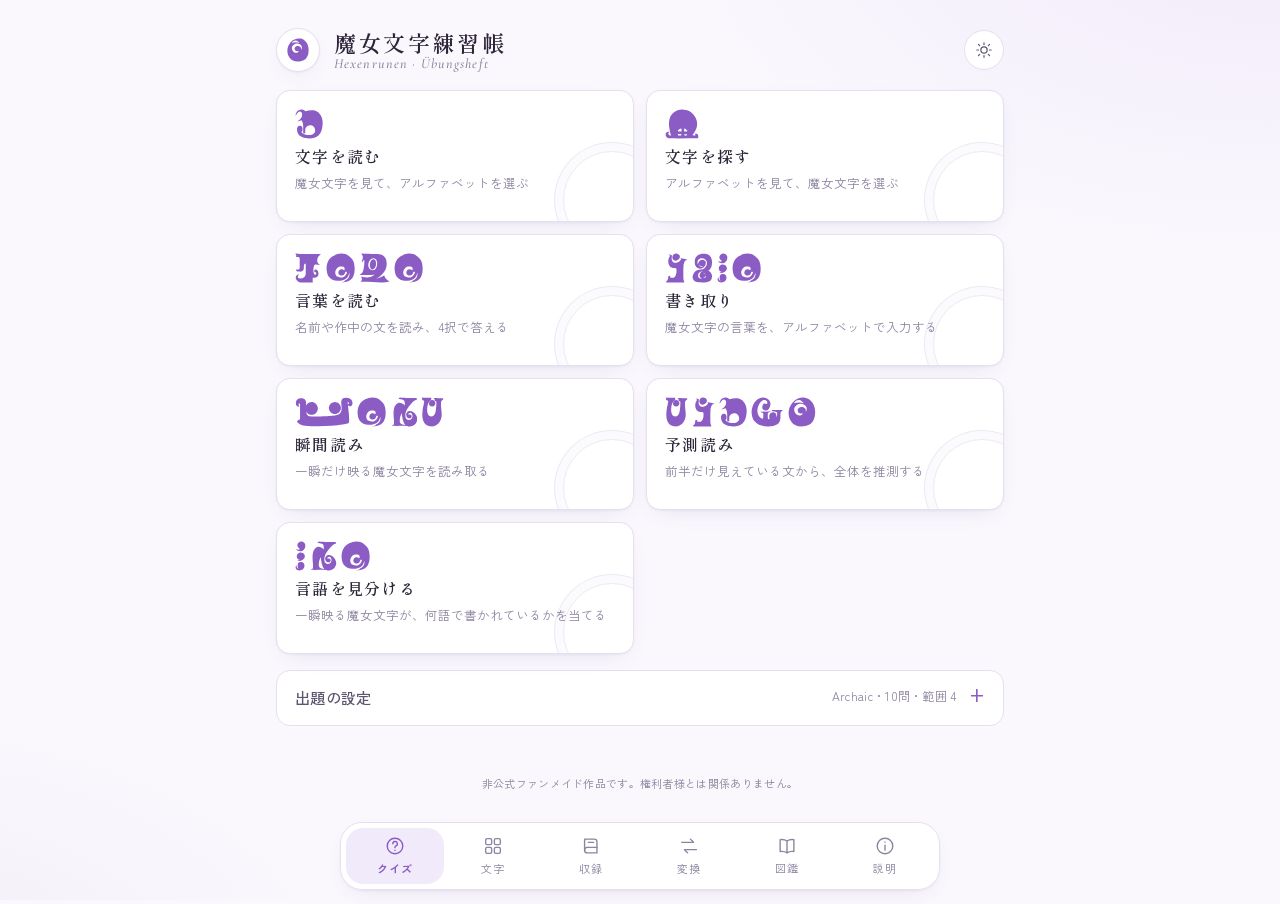
<file: index.html>
<!doctype html>
<html lang="ja">
<head>
  <meta charset="utf-8">
  <meta name="viewport" content="width=device-width, initial-scale=1, viewport-fit=cover">
  <title>魔女文字練習帳</title>
  <meta name="description" content="アニメに登場する「魔女文字」を、一覧・クイズ・変換で練習できる非公式ファンメイドの練習帳。">
  <link rel="canonical" href="https://kubo-4ka.github.io/majo-moji/">

  <!-- リンクカード（OGP）。公開先を変えるときは、この4つの URL を書き換えてください -->
  <meta property="og:type" content="website">
  <meta property="og:site_name" content="魔女文字練習帳">
  <meta property="og:locale" content="ja_JP">
  <meta property="og:title" content="魔女文字練習帳">
  <meta property="og:description" content="アニメに登場する「魔女文字」を、一覧・クイズ・図鑑・変換で練習できる非公式ファンメイドの練習帳。">
  <meta property="og:url" content="https://kubo-4ka.github.io/majo-moji/">
  <meta property="og:image" content="https://kubo-4ka.github.io/majo-moji/ogp.png">
  <meta property="og:image:type" content="image/png">
  <meta property="og:image:width" content="1200">
  <meta property="og:image:height" content="630">
  <meta property="og:image:alt" content="魔女文字で HEXE と書かれた「魔女文字練習帳」のカード">
  <meta name="twitter:card" content="summary_large_image">
  <meta name="twitter:title" content="魔女文字練習帳">
  <meta name="twitter:description" content="アニメに登場する「魔女文字」を、一覧・クイズ・図鑑・変換で練習できる非公式ファンメイドの練習帳。">
  <meta name="twitter:image" content="https://kubo-4ka.github.io/majo-moji/ogp.png">
  <meta name="theme-color" content="#faf8fd" media="(prefers-color-scheme: light)">
  <meta name="theme-color" content="#15111b" media="(prefers-color-scheme: dark)">
  <link rel="icon" href="favicon.svg" type="image/svg+xml">
  <link rel="manifest" href="manifest.webmanifest">
  <link rel="apple-touch-icon" sizes="180x180" href="icons/apple-touch-icon.png">
  <link rel="apple-touch-icon" sizes="167x167" href="icons/apple-touch-icon-167.png">
  <link rel="apple-touch-icon" sizes="152x152" href="icons/apple-touch-icon-152.png">
  <link rel="apple-touch-icon" sizes="120x120" href="icons/apple-touch-icon-120.png">
  <link rel="apple-touch-icon-precomposed" href="icons/apple-touch-icon.png">
  <meta name="apple-mobile-web-app-capable" content="yes">
  <meta name="mobile-web-app-capable" content="yes">
  <meta name="apple-mobile-web-app-status-bar-style" content="default">
  <meta name="apple-mobile-web-app-title" content="魔女文字練習帳">
  <link rel="preconnect" href="https://fonts.googleapis.com">
  <link rel="preconnect" href="https://fonts.gstatic.com" crossorigin>
  <link href="https://fonts.googleapis.com/css2?family=Cormorant+Garamond:ital,wght@0,500;0,600;1,500&family=Shippori+Mincho:wght@500;600&family=Zen+Kaku+Gothic+New:wght@400;500;700&display=swap" rel="stylesheet">
  <link rel="stylesheet" href="style.css">
  <script>
    // Apply the saved theme before paint to avoid a flash
    try { var t = localStorage.getItem('mm.theme'); if (t === 'light' || t === 'dark') document.documentElement.dataset.theme = t; } catch (e) {}
  </script>
</head>
<body>
  <div class="page">
    <header class="masthead">
      <div class="brand">
        <span class="brand-mark" aria-hidden="true" id="brandMark"></span>
        <div>
          <h1>魔女文字練習帳</h1>
          <p class="brand-sub">Hexenrunen &middot; Übungsheft</p>
        </div>
      </div>
      <button class="icon-btn" id="themeBtn" type="button" aria-label="テーマを切り替え" title="テーマを切り替え">
        <svg class="i-sun" viewBox="0 0 24 24" aria-hidden="true"><circle cx="12" cy="12" r="4.2"/><path d="M12 2.5v2.2M12 19.3v2.2M4.6 4.6l1.6 1.6M17.8 17.8l1.6 1.6M2.5 12h2.2M19.3 12h2.2M4.6 19.4l1.6-1.6M17.8 6.2l1.6-1.6"/></svg>
        <svg class="i-moon" viewBox="0 0 24 24" aria-hidden="true"><path d="M20 14.5A8 8 0 0 1 9.5 4a8 8 0 1 0 10.5 10.5z"/></svg>
      </button>
    </header>

    <main>
      <!-- ===== Quiz ===== -->
      <section class="view" id="view-quiz" aria-label="クイズ">
        <div id="quizSetup" class="stack">
          <div class="modes" id="modeList"></div>

          <details class="settings" id="settingsBox">
            <summary><span>出題の設定</span><span class="summary-line" id="settingsSummary"></span></summary>
            <div class="settings-body">
              <div class="field-row">
                <label class="field">
                  <span class="field-label">問題数</span>
                  <select id="optCount">
                    <option value="5">5問</option>
                    <option value="10">10問</option>
                    <option value="20">20問</option>
                    <option value="30">30問</option>
                    <option value="50">50問</option>
                    <option value="all">全部</option>
                  </select>
                </label>
                <label class="field">
                  <span class="field-label">瞬間読みの表示時間</span>
                  <select id="optFlash">
                    <option value="auto">文字数に合わせる</option>
                    <option value="500">0.5 秒</option>
                    <option value="1000">1 秒</option>
                    <option value="2000">2 秒</option>
                    <option value="3000">3 秒</option>
                  </select>
                </label>
              </div>

              <div class="field">
                <span class="field-label">書体</span>
                <div class="seg" id="scriptSeg" role="radiogroup" aria-label="書体"></div>
                <p class="hint" id="scriptHint"></p>
              </div>
              <label class="check"><input type="checkbox" id="optOriginal" checked> 作中の文は、作中と同じ書体で出題する</label>
              <label class="check"><input type="checkbox" id="optUmlaut"> 1文字クイズに Ä・Ö・Ü・ß も含める</label>
              <label class="check"><input type="checkbox" id="optWeak" checked> 間違えた文字・言葉を多めに出す</label>
              <label class="check"><input type="checkbox" id="optAuto"> 正解したら自動で次の問題へ</label>

              <div class="field" id="speechBox">
                <span class="field-label">ドイツ語の読み上げ</span>
                <div class="field-row">
                  <label class="field">
                    <span class="field-label">声</span>
                    <select id="optVoice"></select>
                  </label>
                  <label class="field">
                    <span class="field-label">速さ</span>
                    <select id="optRate">
                      <option value="0.7">ゆっくり</option>
                      <option value="0.85">すこしゆっくり</option>
                      <option value="1">ふつう</option>
                      <option value="1.15">すこし速い</option>
                    </select>
                  </label>
                  <label class="field">
                    <span class="field-label">音量</span>
                    <select id="optVolume">
                      <option value="0.3">小さめ</option>
                      <option value="0.6">すこし小さめ</option>
                      <option value="1">最大</option>
                    </select>
                  </label>
                </div>
                <label class="check"><input type="checkbox" id="optSpeak"> 答え合わせのときに自動で読み上げる</label>
                <p class="hint" id="speechHint"></p>
              </div>

              <div class="field">
                <span class="field-label">言葉の出題範囲</span>
                <div class="chips" id="catChips"></div>
                <p class="hint" id="poolHint"></p>
              </div>

              <div class="note-box">
                <b>足りない文字の扱い</b>
                <ul>
                  <li>Modern 体の P・V・X、Musical 体の J・Q・W・X、Latin 体と Musical 体の Ä・Ö・Ü・ß は見つかっていません。言葉の中では <b>Archaic 体で代用し、薄く</b>表示します。</li>
                  <li>1文字クイズでは、選んだ書体にある文字だけを出題します。</li>
                  <li>記号（? ! ' など）は魔女文字がないため、そのまま表示します。</li>
                  <li>「言語を見分ける」は、名前以外の作中の文と単語から出題します。</li>
                </ul>
              </div>
            </div>
          </details>
        </div>

        <div id="quizPlay" class="quiz" hidden>
          <div class="quiz-top">
            <button class="text-btn" id="quitBtn" type="button">&larr; やめる</button>
            <span class="progress-label" id="progressLabel">1 / 10</span>
            <span class="score-label" id="scoreLabel">0 正解</span>
          </div>
          <div class="progress" aria-hidden="true"><span id="progressBar"></span></div>

          <p class="prompt" id="prompt"></p>
          <div class="stage" id="stage"></div>
          <p class="where" id="where"></p>
          <p class="gloss" id="gloss" aria-live="polite"></p>

          <div class="choices" id="choices"></div>
          <div class="typing" id="typing" hidden>
            <div class="type-display" id="typeDisplay" aria-live="polite" aria-label="入力中の答え"></div>
            <div class="kbd" id="kbd" role="group" aria-label="文字キー"></div>
          </div>
          <div class="next-row">
            <button class="btn ghost" id="replayBtn" type="button" hidden>もう一度見る</button>
            <button class="btn" id="nextBtn" type="button" hidden>次へ</button>
          </div>
        </div>

        <div id="quizResult" class="result" hidden>
          <p class="result-kicker">Ergebnis</p>
          <p class="result-score"><span id="resultScore">0</span><small id="resultTotal"> / 10</small></p>
          <p class="result-title" id="resultTitle"></p>
          <div class="result-actions">
            <button class="btn" id="againBtn" type="button">もう一度</button>
            <button class="btn ghost" id="retryMissBtn" type="button" hidden>間違えた問題だけ</button>
            <button class="btn ghost" id="backBtn" type="button">形式を選ぶ</button>
          </div>
          <div class="review" id="review"></div>
        </div>
      </section>

      <!-- ===== Letters ===== -->
      <section class="view" id="view-letters" aria-label="文字">
        <div class="toolbar">
          <div class="seg" id="scriptSeg2" role="radiogroup" aria-label="書体"></div>
          <label class="check small"><input type="checkbox" id="hideLatin"> 答えを隠す</label>
        </div>
        <p class="hint">カードをタップすると大きく表示します。下の線はクイズの正答率です。薄いカードは、その書体では見つかっておらず Archaic 体で代用している文字です。</p>
        <div class="grid" id="alphaGrid"></div>
        <h2 class="sub-head">数字・記号</h2>
        <div class="grid" id="digitGrid"></div>
      </section>

      <!-- ===== Library ===== -->
      <section class="view" id="view-library" aria-label="収録一覧">
        <div class="lib-tools">
          <input type="search" id="libSearch" placeholder="検索（例：KÄSE、薔薇、第9話）" aria-label="収録一覧を検索">
          <label class="check small"><input type="checkbox" id="libHide"> 読みを隠す</label>
        </div>
        <div class="lib-script">
          <div class="seg" id="scriptSeg5" role="radiogroup" aria-label="書体"></div>
          <label class="check small"><input type="checkbox" id="libOriginal"> 作中の文は作中の書体で表示</label>
        </div>
        <div class="chips lib-cats" id="libCats"></div>
        <p class="hint" id="libCount"></p>
        <div id="libList"></div>
      </section>

      <!-- ===== Convert ===== -->
      <section class="view" id="view-convert" aria-label="変換">
        <span class="field-label">文字を入力すると魔女文字で表示します</span>
        <div class="type-display" id="convDisplay" aria-live="polite" aria-label="入力中の文字"></div>
        <div class="kbd" id="convKbd" role="group" aria-label="文字キー"></div>
        <div class="toolbar">
          <div class="seg" id="scriptSeg3" role="radiogroup" aria-label="書体"></div>
          <label class="check small"><input type="checkbox" id="convLabels" checked> 読みを表示</label>
        </div>
        <div class="conv-out" id="convOut" aria-live="polite"></div>
        <p class="hint">アルファベット（ドイツ語のウムラウトを含む）と数字に対応しています。日本語はローマ字で入力してください。</p>
      </section>

      <!-- ===== Zukan ===== -->
      <section class="view" id="view-zukan" aria-label="図鑑">
        <div id="zukanSetup">
          <p class="lead">魔女の紹介文を、魔女文字だけで読む長文読解のページです。</p>
          <div class="zk-form">
            <label class="field">
              <span class="field-label">魔女</span>
              <select id="zkWitch"></select>
            </label>
            <label class="field">
              <span class="field-label">文章</span>
              <select id="zkLang">
                <option value="ro">ローマ字版（日本語）</option>
                <option value="en">英語版</option>
              </select>
            </label>
            <label class="field">
              <span class="field-label">日本語訳</span>
              <select id="zkTrans">
                <option value="line">行ごとに表示</option>
                <option value="none">表示しない（魔女文字のみ）</option>
              </select>
            </label>
            <div class="field">
              <span class="field-label">書体</span>
              <div class="seg" id="scriptSeg4" role="radiogroup" aria-label="書体"></div>
            </div>
          </div>
          <button class="btn zk-open" id="zkOpen" type="button">図鑑を見る</button>
          <p class="hint">紹介文は公式サイトの魔女図鑑をもとに本アプリで書き起こしたものです（本文の転載ではありません）。各行をタップすると、その行の読みを確認できます。</p>
        </div>
        <div id="zukanPage" hidden>
          <div class="zk-bar">
            <button class="text-btn" id="zkBack" type="button">&larr; 選びなおす</button>
            <button class="text-btn" id="zkRevealAll" type="button">読みをすべて表示</button>
          </div>
          <article class="zk-card" id="zkCard"></article>
        </div>
      </section>

      <!-- ===== About ===== -->
      <section class="view prose" id="view-about" aria-label="このアプリについて">
        <h2>このアプリについて</h2>
        <p>『魔法少女まどか☆マギカ』シリーズに登場する「魔女文字」を読む練習帳です。1文字ずつの対応を覚えるところから始めて、作中に実際に出てきた言葉や文を繰り返し読むことで、長い文字列もぱっと読める力を身につけることを目指しています。</p>

        <div class="notice spoil">
          <b>ネタバレにご注意ください</b>
          <p>収録している言葉や文、魔女の情報には、TVシリーズ・劇場版（『叛逆の物語』『ワルプルギスの廻天』を含む）の物語全体に関わるネタバレが含まれます。作品を一通り見終わってから、魔女文字に興味を持ったときに活用してください。</p>
        </div>

        <div class="notice">
          <b>非公式のファンメイド作品です</b>
          <p>本アプリは『魔法少女まどか☆マギカ』を題材にした非公式のファンメイド作品です。原作者・制作会社・その他の権利者様とは一切関係ありません。権利者様への本アプリに関するお問い合わせはご遠慮ください。</p>
        </div>

        <h3>練習のしかた</h3>
        <dl class="defs">
          <dt>文字を読む／文字を探す</dt><dd>1文字ずつの対応を覚えます。間違えた文字ほど多く出題されます。</dd>
          <dt>言葉を読む</dt><dd>魔女の名前や作中の文を4択で読みます。</dd>
          <dt>書き取り</dt><dd>魔女文字の言葉をアルファベットで入力します。Ä は AE、ß は SS と入力しても正解になります。</dd>
          <dt>瞬間読み</dt><dd>魔女文字が一瞬だけ表示されます。スクリーンで流れる文字を読む練習に。</dd>
          <dt>予測読み</dt><dd>文の前半だけが見えている状態から、全体を推測します。単語や言い回しのパターンを覚えるのに役立ちます。</dd>
          <dt>言語を見分ける</dt><dd>一瞬だけ映る魔女文字が、ドイツ語・英語・日本語のローマ字などのどれなのかを見分けます。</dd>
        </dl>
        <p>「収録」タブでは、出題される言葉と文の全件を見られます。「読みを隠す」をオンにすると、タップで答えを確認しながら読んでいけます。</p>
        <p>魔女や手下の名前には、どんな種類の名前なのか（古風な名前か、苗字か、愛称か）と、元になった作品や言葉の由来を短く添えています。</p>
        <p>「図鑑」タブでは、魔女の紹介文を魔女文字だけで読む長文読解ができます。</p>

        <h3>ドイツ語の読み上げ</h3>
        <p>ドイツ語の言葉・文と、魔女や手下のドイツ語の名前には「♪」が付きます。タップすると、お使いのブラウザの音声で読み上げます。クイズの答え合わせ、収録一覧、結果の復習で使えます。声・速さ・音量は、クイズの「出題の設定」で変えられます。声の一覧には、端末に入っているドイツ語の音声（ドイツ・オーストリア・スイスなど）が並びます。</p>

        <h3>アプリとして使う</h3>
        <p>ホーム画面に追加すると、アプリのように全画面で使えます。<strong>https:// で公開されたページから追加した場合は</strong>、一度開いたあとオフラインでも動きます（LAN内の http:// のアドレスから追加したときは、オフラインでは開けません）。</p>
        <ul class="sources">
          <li>iPhone（Safari）：共有ボタン →「ホーム画面に追加」</li>
          <li>Android（Chrome）：メニュー →「アプリをインストール」または「ホーム画面に追加」</li>
        </ul>
        <button class="btn small" id="installBtn" type="button" hidden>アプリとしてインストール</button>

        <h3>書体について</h3>
        <p>魔女文字には、ファンの間で次の4つの書体（バリエーション）が知られています。</p>
        <dl class="defs">
          <dt>Archaic</dt><dd>もっとも多く使われている標準的な書体。</dd>
          <dt>Modern</dt><dd>簡略化された書体。第1話の薔薇園の魔女の結界などに登場します。P・V・X は見つかっていません。</dd>
          <dt>Musical</dt><dd>音符や休符でできた書体。人魚の魔女の結界などに登場します。J・Q・W・X は見つかっていません。</dd>
          <dt>Latin</dt><dd>『マギアレコード』や『ワルプルギスの廻天』などで使われる書体。</dd>
        </dl>
        <p>見つかっていない文字は Archaic 体で代用し、薄く表示しています。</p>

        <h3>収録データと出典</h3>
        <p>文字の対応と作中の文の解読は、ファンコミュニティによるものです。公式の対応表・翻訳ではありません。日本語訳は本アプリで付けた意訳です。</p>
        <ul class="sources" id="sourceList"></ul>

        <h3>クレジット</h3>
        <ul class="sources">
          <li>魔女文字のグリフ：<a href="https://wiki.puella-magi.net/Witch_Runes" target="_blank" rel="noopener">Puella Magi Wiki – Witch Runes</a> の SVG を、テーマの色に合わせて整形して使用しています。</li>
          <li>フォント：Shippori Mincho／Zen Kaku Gothic New／Cormorant Garamond（Google Fonts）</li>
        </ul>

        <h3>データの保存</h3>
        <p>正答率と設定は、お使いのブラウザの中だけに保存されます。外部へ送信されることはありません。</p>
        <button class="btn ghost small" id="resetStats" type="button">正答率の記録を消す</button>
      </section>
    </main>

    <p class="foot-mini">非公式ファンメイド作品です。権利者様とは関係ありません。</p>
  </div>

  <nav class="bottom-nav" aria-label="メニュー">
    <button class="nav-item" data-view="quiz" type="button">
      <svg viewBox="0 0 24 24" aria-hidden="true"><circle cx="12" cy="12" r="8.5"/><path d="M9.6 9.6a2.5 2.5 0 1 1 3.4 2.3c-.7.3-1 .8-1 1.5v.4M12 16.6v.2"/></svg>
      <span>クイズ</span>
    </button>
    <button class="nav-item" data-view="letters" type="button">
      <svg viewBox="0 0 24 24" aria-hidden="true"><rect x="4" y="4" width="6.5" height="6.5" rx="1.5"/><rect x="13.5" y="4" width="6.5" height="6.5" rx="1.5"/><rect x="4" y="13.5" width="6.5" height="6.5" rx="1.5"/><rect x="13.5" y="13.5" width="6.5" height="6.5" rx="1.5"/></svg>
      <span>文字</span>
    </button>
    <button class="nav-item" data-view="library" type="button">
      <svg viewBox="0 0 24 24" aria-hidden="true"><path d="M5 4.5h10.5a3 3 0 0 1 3 3V19.5H8a3 3 0 0 1-3-3z"/><path d="M5 16.5a3 3 0 0 1 3-3h10.5M9 8h6"/></svg>
      <span>収録</span>
    </button>
    <button class="nav-item" data-view="convert" type="button">
      <svg viewBox="0 0 24 24" aria-hidden="true"><path d="M4 8h13l-3.5-3.5M20 16H7l3.5 3.5"/></svg>
      <span>変換</span>
    </button>
    <button class="nav-item" data-view="zukan" type="button">
      <svg viewBox="0 0 24 24" aria-hidden="true"><path d="M12 6.5C10 5 7.5 4.6 4.5 5v13c3-.4 5.5 0 7.5 1.5 2-1.5 4.5-1.9 7.5-1.5V5c-3-.4-5.5 0-7.5 1.5zM12 6.5v13"/></svg>
      <span>図鑑</span>
    </button>
    <button class="nav-item" data-view="about" type="button">
      <svg viewBox="0 0 24 24" aria-hidden="true"><circle cx="12" cy="12" r="8.5"/><path d="M12 11v5.5M12 7.6v.2"/></svg>
      <span>説明</span>
    </button>
  </nav>

  <dialog id="glyphDialog" class="glyph-dialog">
    <form method="dialog">
      <div class="big-rune" id="dlgRune"></div>
      <p class="dlg-letter" id="dlgLetter"></p>
      <p class="dlg-stat" id="dlgStat"></p>
      <button class="btn ghost" value="close">閉じる</button>
    </form>
  </dialog>

  <script src="runes.js"></script>
  <script src="data.js"></script>
  <script src="zukan.js"></script>
  <script src="app.js"></script>
</body>
</html>
</file>
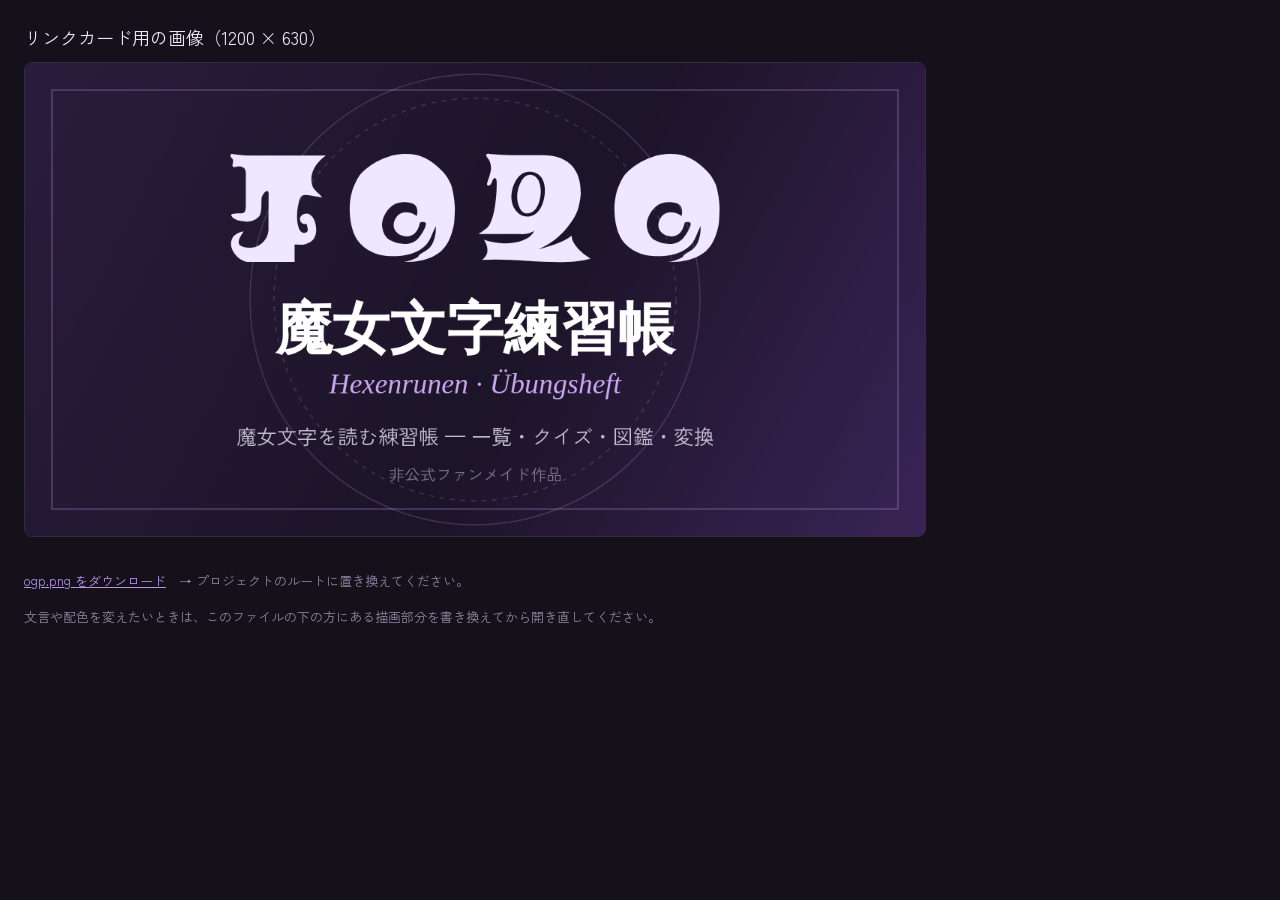
<file: tools/make-ogp.html>
<!doctype html>
<html lang="ja">
<head>
  <meta charset="utf-8">
  <title>OGP 画像を作る — 魔女文字練習帳</title>
  <link href="https://fonts.googleapis.com/css2?family=Cormorant+Garamond:ital,wght@0,500;1,500&family=Shippori+Mincho:wght@600&family=Zen+Kaku+Gothic+New:wght@400&display=swap" rel="stylesheet">
  <style>
    body { font-family: "Zen Kaku Gothic New", sans-serif; margin: 24px; background: #15111b; color: #ece6f5; }
    h1 { font-size: 18px; font-weight: 400; }
    canvas { width: 100%; max-width: 900px; height: auto; border: 1px solid #342b40; border-radius: 8px; }
    a { display: inline-block; margin-top: 14px; color: #b594e6; }
    p { font-size: 13px; color: #8e84a1; line-height: 1.8; }
  </style>
</head>
<body>
  <h1>リンクカード用の画像（1200 × 630）</h1>
  <canvas id="cv" width="1200" height="630"></canvas>
  <p><a id="dl" download="ogp.png">ogp.png をダウンロード</a>　→ プロジェクトのルートに置き換えてください。</p>
  <p>文言や配色を変えたいときは、このファイルの下の方にある描画部分を書き換えてから開き直してください。</p>

  <script src="../runes.js"></script>
  <script>
    (async () => {
      await document.fonts.ready;
      const W = 1200, H = 630;
      const x = document.getElementById('cv').getContext('2d');

      // 背景
      const g = x.createLinearGradient(0, 0, W, H);
      g.addColorStop(0, '#2a1d3d'); g.addColorStop(0.55, '#1c1428'); g.addColorStop(1, '#3a2456');
      x.fillStyle = g; x.fillRect(0, 0, W, H);

      // 魔法陣風の円と枠
      x.strokeStyle = 'rgba(200,170,245,.22)'; x.lineWidth = 1.5;
      x.beginPath(); x.arc(W / 2, H / 2, 300, 0, Math.PI * 2); x.stroke();
      x.setLineDash([6, 8]);
      x.beginPath(); x.arc(W / 2, H / 2, 268, 0, Math.PI * 2); x.stroke();
      x.setLineDash([]);
      x.strokeStyle = 'rgba(200,170,245,.35)'; x.strokeRect(36, 36, W - 72, H - 72);

      // 魔女文字（Archaic 体で HEXE ＝ 魔女）
      const word = 'HEXE';
      const imgs = await Promise.all([...word].map(async (ch) => {
        const svg = window.RUNES.archaic[ch].replace(/currentColor/g, '#efe6ff');
        const im = new Image();
        im.src = 'data:image/svg+xml;charset=utf-8,' + encodeURIComponent(svg);
        await im.decode();
        return im;
      }));
      const rh = 150, gap = 26;
      const widths = imgs.map((im) => rh * im.width / im.height);
      let px = (W - (widths.reduce((a, b) => a + b, 0) + gap * (imgs.length - 1))) / 2;
      imgs.forEach((im, i) => { x.drawImage(im, px, 118, widths[i], rh); px += widths[i] + gap; });

      // 文字
      x.textAlign = 'center';
      x.fillStyle = '#ffffff';
      x.font = '600 76px "Shippori Mincho", serif';
      x.fillText('魔女文字練習帳', W / 2, 380);
      x.fillStyle = '#c9a8f0';
      x.font = 'italic 500 38px "Cormorant Garamond", serif';
      x.fillText('Hexenrunen · Übungsheft', W / 2, 440);
      x.fillStyle = 'rgba(236,230,245,.82)';
      x.font = '400 27px "Zen Kaku Gothic New", sans-serif';
      x.fillText('魔女文字を読む練習帳 — 一覧・クイズ・図鑑・変換', W / 2, 508);
      x.fillStyle = 'rgba(236,230,245,.5)';
      x.font = '400 21px "Zen Kaku Gothic New", sans-serif';
      x.fillText('非公式ファンメイド作品', W / 2, 556);

      document.getElementById('dl').href = document.getElementById('cv').toDataURL('image/png');
    })();
  </script>
</body>
</html>
</file>
<file: style.css>
:root {
  --bg: #faf8fd;
  --bg-deep: #f2edf8;
  --surface: #ffffff;
  --ink: #2c2438;
  --ink-soft: #5d5470;
  --muted: #8d84a0;
  --line: #e6dff0;
  --accent: #8a5cc4;
  --accent-ink: #ffffff;
  --accent-soft: #f1eafa;
  --rose: #c9709f;
  --good: #4f9a86;
  --bad: #c65a6e;
  --shadow: 0 1px 2px rgba(60, 40, 90, .05), 0 8px 24px -12px rgba(90, 60, 140, .18);
  --radius: 14px;
  --serif: "Shippori Mincho", "Yu Mincho", serif;
  --latin: "Cormorant Garamond", "Shippori Mincho", serif;
  --sans: "Zen Kaku Gothic New", "Hiragino Sans", "Yu Gothic", sans-serif;
  color-scheme: light;
}
@media (prefers-color-scheme: dark) {
  :root:not([data-theme="light"]) {
    --bg: #15111b; --bg-deep: #1b1623; --surface: #201a29; --ink: #ece6f5; --ink-soft: #c3b9d4;
    --muted: #8e84a1; --line: #342b40; --accent: #b594e6; --accent-ink: #1a1422; --accent-soft: #2c2239;
    --rose: #e08bb8; --good: #79c2ad; --bad: #e0808f;
    --shadow: 0 1px 2px rgba(0, 0, 0, .3), 0 10px 30px -14px rgba(0, 0, 0, .6);
    color-scheme: dark;
  }
}
:root[data-theme="dark"] {
  --bg: #15111b; --bg-deep: #1b1623; --surface: #201a29; --ink: #ece6f5; --ink-soft: #c3b9d4;
  --muted: #8e84a1; --line: #342b40; --accent: #b594e6; --accent-ink: #1a1422; --accent-soft: #2c2239;
  --rose: #e08bb8; --good: #79c2ad; --bad: #e0808f;
  --shadow: 0 1px 2px rgba(0, 0, 0, .3), 0 10px 30px -14px rgba(0, 0, 0, .6);
  color-scheme: dark;
}

* { box-sizing: border-box; }
html { -webkit-text-size-adjust: 100%; }
body {
  margin: 0;
  font-variant-numeric: lining-nums;
  background:
    radial-gradient(900px 500px at 100% -10%, var(--accent-soft), transparent 70%),
    radial-gradient(700px 400px at -10% 110%, var(--bg-deep), transparent 70%),
    var(--bg);
  background-attachment: fixed;
  color: var(--ink);
  font: 400 15px/1.75 var(--sans);
  letter-spacing: .02em;
  min-height: 100vh;
}
button, input, textarea, select { font: inherit; color: inherit; }
[hidden] { display: none !important; }
a { color: var(--accent); }

.page { max-width: 760px; margin: 0 auto; padding: 20px 16px calc(110px + env(safe-area-inset-bottom)); }

/* ---------- Masthead ---------- */
.masthead { display: flex; align-items: center; justify-content: space-between; gap: 12px; padding: 8px 0 18px; }
.brand { display: flex; align-items: center; gap: 14px; }
.brand-mark {
  width: 44px; height: 44px; flex: none; display: grid; place-items: center;
  border-radius: 50%; border: 1px solid var(--line); background: var(--surface); color: var(--accent);
  box-shadow: var(--shadow);
}
.brand-mark svg { width: 24px; height: 24px; }
h1 { font: 600 22px/1.2 var(--serif); letter-spacing: .12em; margin: 0; }
.brand-sub { margin: 2px 0 0; font: italic 500 14px/1 var(--latin); color: var(--muted); letter-spacing: .08em; }

.icon-btn {
  width: 40px; height: 40px; border-radius: 50%; border: 1px solid var(--line); background: var(--surface);
  display: grid; place-items: center; cursor: pointer; color: var(--ink-soft);
  transition: color .2s, border-color .2s;
}
.icon-btn:hover { color: var(--accent); border-color: var(--accent); }
.icon-btn svg { width: 18px; height: 18px; fill: none; stroke: currentColor; stroke-width: 1.6; stroke-linecap: round; }
.icon-btn .i-moon { display: none; }
:root[data-theme="dark"] .icon-btn .i-sun { display: none; }
:root[data-theme="dark"] .icon-btn .i-moon { display: block; }
@media (prefers-color-scheme: dark) {
  :root:not([data-theme="light"]) .icon-btn .i-sun { display: none; }
  :root:not([data-theme="light"]) .icon-btn .i-moon { display: block; }
}

/* ---------- Bottom navigation ---------- */
.bottom-nav {
  position: fixed; left: 50%; bottom: calc(10px + env(safe-area-inset-bottom)); transform: translateX(-50%);
  z-index: 20; width: min(600px, calc(100% - 16px));
  display: grid; grid-template-columns: repeat(6, 1fr); padding: 5px;
  background: color-mix(in srgb, var(--surface) 88%, transparent);
  -webkit-backdrop-filter: blur(14px); backdrop-filter: blur(14px);
  border: 1px solid var(--line); border-radius: 22px; box-shadow: var(--shadow);
}
.nav-item {
  border: 0; background: none; cursor: pointer; border-radius: 17px; padding: 7px 0 6px;
  display: flex; flex-direction: column; align-items: center; gap: 2px;
  color: var(--muted); font-size: 11px; letter-spacing: .08em; transition: color .2s, background .2s;
}
.nav-item svg { width: 22px; height: 22px; fill: none; stroke: currentColor; stroke-width: 1.5; stroke-linecap: round; stroke-linejoin: round; }
.nav-item:hover { color: var(--accent); }
.nav-item[aria-current="page"] { color: var(--accent); background: var(--accent-soft); font-weight: 700; }

.view { display: none; animation: fade .35s ease; }
.view[data-active] { display: block; }
@keyframes fade { from { opacity: 0; transform: translateY(4px); } to { opacity: 1; transform: none; } }

.stack > * + * { margin-top: 16px; }
.lead { margin: 0; color: var(--ink-soft); }
.hint { font-size: 13px; color: var(--muted); margin: 8px 0 0; }
.sub-head { font: 600 15px/1 var(--serif); letter-spacing: .2em; color: var(--ink-soft); margin: 32px 0 12px; }

/* ---------- Quiz mode cards ---------- */
.modes { display: grid; grid-template-columns: repeat(2, 1fr); gap: 12px; }
.mode {
  text-align: left; cursor: pointer; padding: 18px 18px 16px; border-radius: var(--radius);
  background: var(--surface); border: 1px solid var(--line); box-shadow: var(--shadow);
  display: flex; flex-direction: column; gap: 6px; min-height: 132px; position: relative; overflow: hidden;
  transition: transform .2s, border-color .2s;
}
.mode:hover { transform: translateY(-2px); border-color: var(--accent); }
.mode:focus-visible { outline: 2px solid var(--accent); outline-offset: 2px; }
.mode-rune { height: 30px; color: var(--accent); display: flex; gap: 4px; }
.mode-rune svg { height: 100%; width: auto; }
.mode-title { font: 600 16px/1.4 var(--serif); letter-spacing: .08em; }
.mode-desc { font-size: 12.5px; color: var(--muted); line-height: 1.6; }
.mode::after {
  content: ""; position: absolute; right: -28px; bottom: -28px; width: 96px; height: 96px; border-radius: 50%;
  border: 1px solid var(--line); box-shadow: 0 0 0 8px var(--bg), 0 0 0 9px var(--line);
  opacity: .7; pointer-events: none; z-index: 0;
}
.mode > * { position: relative; z-index: 1; }

/* ---------- Settings ---------- */
.settings { background: var(--surface); border: 1px solid var(--line); border-radius: var(--radius); }
.settings summary { cursor: pointer; padding: 14px 18px; font-weight: 500; color: var(--ink-soft); list-style: none; display: flex; justify-content: space-between; }
.settings summary::-webkit-details-marker { display: none; }
.settings summary::after { content: "+"; color: var(--accent); font-size: 18px; line-height: 1; }
.settings[open] summary::after { content: "−"; }
.settings-body { padding: 0 18px 18px; display: grid; gap: 14px; }
.field-label { display: block; font-size: 13px; color: var(--muted); margin-bottom: 6px; letter-spacing: .08em; }
.check { display: flex; align-items: center; gap: 8px; cursor: pointer; }
.check.small { font-size: 13px; color: var(--ink-soft); }
.check input { accent-color: var(--accent); width: 16px; height: 16px; }

.seg { display: inline-flex; flex-wrap: wrap; border: 1px solid var(--line); border-radius: 999px; padding: 3px; background: var(--surface); }
.seg button {
  border: 0; background: none; padding: 5px 14px; border-radius: 999px; cursor: pointer; font-size: 13px; color: var(--ink-soft);
}
.seg button[aria-checked="true"] { background: var(--accent-soft); color: var(--accent); font-weight: 700; }

.chips { display: flex; flex-wrap: wrap; gap: 8px; }
.chip {
  border: 1px solid var(--line); background: var(--surface); padding: 5px 12px; border-radius: 999px;
  font-size: 13px; cursor: pointer; color: var(--ink-soft);
}
.chip[aria-pressed="true"] { border-color: var(--accent); color: var(--accent); background: var(--accent-soft); }

/* ---------- Buttons ---------- */
.btn {
  border: 1px solid var(--accent); background: var(--accent); color: var(--accent-ink); cursor: pointer;
  padding: 10px 26px; border-radius: 999px; font-weight: 500; letter-spacing: .12em; transition: opacity .2s;
}
.btn:hover { opacity: .88; }
.btn.ghost { background: transparent; color: var(--accent); }
.text-btn { border: 0; background: none; cursor: pointer; color: var(--muted); padding: 4px 0; font-size: 13px; }
.text-btn:hover { color: var(--accent); }

/* ---------- Quiz play ---------- */
.quiz-top { display: flex; justify-content: space-between; align-items: center; font-size: 13px; color: var(--muted); }
.progress-label { font: 500 16px/1 var(--latin); letter-spacing: .1em; color: var(--ink-soft); }
.progress { height: 2px; background: var(--line); border-radius: 2px; margin: 10px 0 22px; overflow: hidden; }
.progress span { display: block; height: 100%; width: 0; background: linear-gradient(90deg, var(--accent), var(--rose)); transition: width .35s ease; }
.prompt { text-align: center; margin: 0 0 8px; color: var(--ink-soft); font-size: 14px; letter-spacing: .08em; }

.stage {
  position: relative; min-height: 190px; display: grid; place-items: center; padding: 26px 12px;
  background: var(--surface); border: 1px solid var(--line); border-radius: 20px; box-shadow: var(--shadow);
  overflow: hidden;
}
.stage::before, .stage::after {
  content: ""; position: absolute; left: 50%; top: 50%; border-radius: 50%; border: 1px solid var(--line);
  transform: translate(-50%, -50%); pointer-events: none;
}
.stage::before { width: 230px; height: 230px; }
.stage::after { width: 170px; height: 170px; border-style: dashed; opacity: .8; }
.stage > * { position: relative; z-index: 1; }
.stage .rune-single { height: 118px; color: var(--ink); }
.stage .rune-single svg { height: 100%; width: auto; }
.stage .letter-single { font: 500 96px/1 var(--latin); color: var(--ink); }
.stage.flash-good { animation: glow-good .6s ease; }
.stage.flash-bad { animation: shake .4s ease; }
@keyframes glow-good { 40% { box-shadow: 0 0 0 4px color-mix(in srgb, var(--good) 35%, transparent), var(--shadow); } }
@keyframes shake { 25% { transform: translateX(-4px); } 75% { transform: translateX(4px); } }

.gloss { min-height: 1.75em; text-align: center; margin: 12px 0 4px; font-size: 14px; color: var(--ink-soft); }
.gloss .ok { color: var(--good); font-weight: 700; }
.gloss .ng { color: var(--bad); font-weight: 700; }

.choices { display: grid; grid-template-columns: repeat(2, 1fr); gap: 10px; margin-top: 12px; }
.choices.wide { grid-template-columns: 1fr; }
.choice {
  border: 1px solid var(--line); background: var(--surface); border-radius: var(--radius); cursor: pointer;
  min-height: 64px; padding: 10px 12px; display: grid; place-items: center; color: var(--ink);
  font: 500 28px/1 var(--latin); letter-spacing: .06em; transition: border-color .15s, background .15s, transform .1s;
}
.choices.wide .choice { font: 500 20px/1.3 var(--latin); min-height: 54px; }
.choice:hover:not(:disabled) { border-color: var(--accent); }
.choice:active:not(:disabled) { transform: scale(.98); }
.choice:disabled { cursor: default; }
.choice.is-correct { border-color: var(--good); background: color-mix(in srgb, var(--good) 12%, var(--surface)); }
.choice.is-wrong { border-color: var(--bad); background: color-mix(in srgb, var(--bad) 10%, var(--surface)); }
.choice.dim { opacity: .45; }
.choice .rune-single { height: 44px; }
.choice .rune-single svg { height: 100%; width: auto; }


.next-row { display: flex; justify-content: center; margin-top: 18px; min-height: 44px; }

/* rune words */
.rune-word { display: flex; flex-wrap: wrap; justify-content: center; align-items: center; gap: 14px 22px; max-width: 100%; }
.rune-token { display: inline-flex; flex-wrap: wrap; justify-content: center; gap: calc(var(--rh, 46px) * .1); align-items: flex-end; }
.rune-char { display: inline-flex; flex-direction: column; align-items: center; gap: 4px; }
.rune-char svg { height: var(--rh, 46px); width: auto; display: block; }
.rune-char small { font: 500 13px/1 var(--latin); color: var(--muted); letter-spacing: 0; }
.rune-char.fallback svg { opacity: .55; }

/* ---------- Result ---------- */
.result { text-align: center; padding: 20px 0; }
.result-kicker { margin: 0; font: italic 500 18px/1 var(--latin); color: var(--muted); letter-spacing: .2em; }
.result-score { margin: 10px 0 0; font: 500 76px/1 var(--latin); color: var(--accent); }
.result-score small { font-size: 26px; color: var(--muted); }
.result-title { font: 600 17px/1.6 var(--serif); letter-spacing: .12em; margin: 12px 0 22px; }
.review { display: grid; gap: 8px; text-align: left; margin: 0 auto 26px; max-width: 520px; }
.review-item {
  display: flex; align-items: center; gap: 14px; padding: 10px 14px; border-radius: 12px;
  background: var(--surface); border: 1px solid var(--line); font-size: 13px;
}
.review-item .rune-word { justify-content: flex-start; gap: 6px 12px; --rh: 24px; }
.review-item .rune-char small { display: none; }
.review-item .ans { margin-left: auto; text-align: right; color: var(--ink-soft); white-space: nowrap; }
.review-item .ans b { font: 600 16px/1 var(--latin); color: var(--ink); letter-spacing: .06em; }
.review-empty { color: var(--muted); font-size: 14px; text-align: center; }
.result-actions { display: flex; gap: 10px; justify-content: center; flex-wrap: wrap; }

/* ---------- Alphabet ---------- */
.toolbar { display: flex; flex-wrap: wrap; align-items: center; justify-content: space-between; gap: 12px; margin: 0 0 6px; }
.grid { display: grid; grid-template-columns: repeat(auto-fill, minmax(84px, 1fr)); gap: 10px; margin-top: 14px; }
.card {
  position: relative; border: 1px solid var(--line); background: var(--surface); border-radius: 12px; cursor: pointer;
  padding: 12px 6px 10px; display: flex; flex-direction: column; align-items: center; gap: 6px; color: var(--ink);
  transition: border-color .15s, transform .15s;
}
.card:hover { border-color: var(--accent); transform: translateY(-1px); }
.card .glyph { height: 46px; display: grid; place-items: center; }
.card .glyph svg { height: 100%; width: auto; }
.card .lat { font: 500 20px/1 var(--latin); color: var(--ink-soft); }
.card .meter { position: absolute; left: 12px; right: 12px; bottom: 5px; height: 2px; background: var(--line); border-radius: 2px; overflow: hidden; }
.card .meter span { display: block; height: 100%; background: var(--accent); }
.card.fallback .glyph { opacity: .5; }
.card.missing { cursor: default; opacity: .45; }
.card.missing:hover { transform: none; border-color: var(--line); }
.hide-latin .card .lat { visibility: hidden; }

.glyph-dialog {
  border: 1px solid var(--line); border-radius: 20px; background: var(--surface); color: var(--ink);
  padding: 28px 36px 22px; text-align: center; box-shadow: var(--shadow); max-width: calc(100vw - 32px);
}
.glyph-dialog::backdrop { background: rgba(20, 14, 30, .45); backdrop-filter: blur(3px); }
.big-rune { height: 150px; display: grid; place-items: center; color: var(--ink); }
.big-rune svg { height: 100%; width: auto; }
.dlg-letter { font: 500 44px/1 var(--latin); margin: 18px 0 4px; color: var(--accent); }
.dlg-stat { font-size: 13px; color: var(--muted); margin: 0 0 16px; }

/* ---------- Convert ---------- */
textarea {
  width: 100%; resize: vertical; border: 1px solid var(--line); background: var(--surface); border-radius: var(--radius);
  padding: 12px 16px; font: 500 20px/1.5 var(--latin); letter-spacing: .06em; margin-bottom: 12px;
}
textarea:focus { outline: none; border-color: var(--accent); }
.conv-out {
  margin-top: 14px; min-height: 160px; padding: 28px 16px; background: var(--surface); border: 1px solid var(--line);
  border-radius: 20px; box-shadow: var(--shadow); display: grid; place-items: center; color: var(--ink);
}


@media (max-width: 520px) {
  h1 { font-size: 18px; letter-spacing: .06em; white-space: nowrap; }
  .brand { gap: 10px; }
  .brand-sub { font-size: 12px; white-space: nowrap; }
  .modes { gap: 10px; }
  .mode { min-height: 0; padding: 14px 14px 12px; gap: 4px; }
  .mode-rune { height: 24px; }
  .mode-title { font-size: 15px; }
  .mode-desc { font-size: 11.5px; line-height: 1.5; }
  .mode::after { width: 70px; height: 70px; }
  .stage .rune-single { height: 100px; }
  .rune-word { gap: 12px 16px; }
  .glyph-dialog { padding: 24px 22px 18px; }
}
@media (prefers-reduced-motion: reduce) {
  *, *::before, *::after { animation: none !important; transition: none !important; }
}

/* `font` shorthand resets numeral style; Cormorant defaults to old-style figures */
.progress-label, .result-score, .letter-single, .choice, .lat, .dlg-letter, .rune-char small, textarea,
.type-display, .key { font-variant-numeric: lining-nums; }

@media (max-width: 520px) {
  .review-item { flex-direction: column; align-items: flex-start; gap: 8px; }
  .review-item .ans { margin-left: 0; text-align: left; white-space: normal; }
}

/* ---------- Form controls ---------- */
select {
  appearance: none; -webkit-appearance: none; border: 1px solid var(--line); background: var(--surface);
  border-radius: 999px; padding: 7px 34px 7px 14px; font-size: 14px; cursor: pointer; min-width: 140px;
  background-image: linear-gradient(45deg, transparent 50%, var(--accent) 50%), linear-gradient(135deg, var(--accent) 50%, transparent 50%);
  background-position: calc(100% - 17px) 55%, calc(100% - 12px) 55%; background-size: 5px 5px; background-repeat: no-repeat;
}
select:focus { outline: none; border-color: var(--accent); }
.field-row { display: flex; flex-wrap: wrap; gap: 14px 24px; }
.summary-line { font-size: 12px; color: var(--muted); font-weight: 400; margin-left: auto; margin-right: 12px; }
.note-box { font-size: 12.5px; color: var(--ink-soft); background: var(--accent-soft); border-radius: 12px; padding: 12px 14px; line-height: 1.7; }
.note-box ul { margin: 4px 0 0; padding-left: 1.2em; }
.chip .spoiler { color: var(--rose); font-size: 11px; margin-left: 4px; }
.btn.small { padding: 7px 18px; font-size: 13px; }

/* ---------- Quiz extras ---------- */
.where { text-align: center; font-size: 12px; color: var(--muted); margin: 8px 0 0; min-height: 1.2em; }
.stage .veil { font: italic 500 22px/1 var(--latin); color: var(--muted); letter-spacing: .3em; }
.stage .countdown { position: absolute; left: 50%; bottom: 12px; transform: translateX(-50%); width: 120px; height: 2px; background: var(--line); border-radius: 2px; overflow: hidden; }
.stage .countdown span { display: block; height: 100%; background: var(--accent); transform-origin: left; }
.rune-char.hole { width: calc(var(--rh, 46px) * .72); }
.rune-char.hole::before { content: ""; display: block; height: var(--rh, 46px); width: 100%; border-bottom: 1.5px dotted var(--muted); }
.rune-punct { font: 500 calc(var(--rh, 46px) * .7)/1 var(--latin); color: var(--muted); align-self: flex-end; }
.rune-char .rune-punct { font-size: calc(var(--rh, 46px) * .8); }

/* ---------- Library ---------- */
.lib-tools { display: flex; gap: 12px; align-items: center; }
.lib-tools input[type="search"] {
  flex: 1; min-width: 0; border: 1px solid var(--line); background: var(--surface); border-radius: 999px; padding: 9px 16px; font-size: 14px;
}
.lib-tools input:focus { outline: none; border-color: var(--accent); }
.lib-cats { margin-top: 12px; }
.lib-group { margin-top: 12px; background: var(--surface); border: 1px solid var(--line); border-radius: var(--radius); padding: 0 14px; }
.lib-group > summary { list-style: none; cursor: pointer; padding: 14px 2px; display: flex; align-items: center; justify-content: space-between; gap: 10px; }
.lib-group > summary::-webkit-details-marker { display: none; }
.lib-group > summary::after { content: "+"; color: var(--accent); font-size: 20px; line-height: 1; }
.lib-group[open] > summary::after { content: "−"; }
.lib-group[open] { padding-bottom: 14px; }
.lib-group h2 .spoiler { color: var(--rose); font: 500 11px/1 var(--sans); letter-spacing: 0; }
.lib-group h2 { font: 600 16px/1.4 var(--serif); letter-spacing: .12em; margin: 0; display: flex; align-items: baseline; gap: 10px; }
.lib-group h2 small { font: 500 13px/1 var(--latin); color: var(--muted); letter-spacing: .05em; }
.lib-group .desc { font-size: 12.5px; color: var(--muted); margin: 4px 0 10px; }
.lib-group .desc a { color: var(--muted); }
.lib-items { display: grid; gap: 8px; }
.lib-item {
  display: block; width: 100%; text-align: left; border: 1px solid var(--line); background: var(--surface); border-radius: 14px;
  padding: 14px 16px 12px; cursor: default; color: var(--ink);
}
.lib-item .rune-word { justify-content: flex-start; gap: 10px 18px; }
.lib-item .meta { margin-top: 10px; display: grid; gap: 2px; }
.lib-item .lat { font: 600 17px/1.35 var(--latin); letter-spacing: .06em; word-break: break-word; }
.lib-item .ja { font-size: 13px; color: var(--ink-soft); }
.lib-item .sub { font-size: 11.5px; color: var(--muted); display: flex; flex-wrap: wrap; gap: 4px 10px; }
.badge { display: inline-block; border: 1px solid var(--line); border-radius: 999px; padding: 0 8px; font: 500 11px/1.7 var(--sans); color: var(--muted); }
.lib-hide .lib-item { cursor: pointer; }
.lib-hide .lib-item:not(.open) .meta { filter: blur(7px); opacity: .5; user-select: none; }
.lib-hide .lib-item:not(.open):hover { border-color: var(--accent); }
.lib-empty { text-align: center; color: var(--muted); padding: 30px 0; }

/* ---------- About ---------- */
.prose { line-height: 1.9; }
.prose h2 { font: 600 20px/1.4 var(--serif); letter-spacing: .12em; margin: 0 0 12px; }
.prose h3 { font: 600 16px/1.4 var(--serif); letter-spacing: .12em; margin: 32px 0 8px; padding-top: 18px; border-top: 1px solid var(--line); }
.prose p { margin: 0 0 10px; color: var(--ink-soft); }
.notice { border: 1px solid var(--accent); border-radius: 14px; padding: 14px 18px; margin: 18px 0; background: var(--accent-soft); }
.notice b { color: var(--accent); }
.notice p { margin: 4px 0 0; font-size: 13.5px; }
.defs { margin: 0; display: grid; grid-template-columns: max-content 1fr; gap: 6px 16px; font-size: 14px; }
.defs dt { font-weight: 700; color: var(--ink); }
.defs dd { margin: 0; color: var(--ink-soft); }
.sources { padding-left: 1.2em; margin: 0 0 12px; font-size: 13.5px; color: var(--ink-soft); }
.sources li { margin-bottom: 4px; }
.foot-mini { text-align: center; font-size: 11px; color: var(--muted); margin: 48px 0 0; }

@media (max-width: 520px) {
  .defs { grid-template-columns: 1fr; gap: 0; }
  .defs dd { margin-bottom: 8px; }
  .lib-tools { flex-wrap: wrap; }
  .summary-line { display: none; }
  .seg button { padding: 5px 11px; }
}
.rune-word.measuring .rune-token { flex-wrap: nowrap; }

/* ---------- Badges / notices ---------- */
.badge.lang { border-color: var(--accent); color: var(--accent); }
.notice.spoil { border-color: var(--rose); background: color-mix(in srgb, var(--rose) 10%, var(--surface)); }
.notice.spoil b { color: var(--rose); }

/* ---------- Quiz: fit on one screen while playing ---------- */
body.playing .masthead, body.playing .bottom-nav, body.playing .foot-mini { display: none; }
body.playing .page { padding-top: calc(10px + env(safe-area-inset-top)); padding-bottom: calc(12px + env(safe-area-inset-bottom)); }
body.playing #quizPlay { display: flex; flex-direction: column; min-height: calc(100dvh - 24px - env(safe-area-inset-top) - env(safe-area-inset-bottom)); }
body.playing .progress { margin: 8px 0 12px; }
body.playing .prompt { margin-bottom: 6px; }
body.playing .stage { flex: 1 1 auto; min-height: 150px; max-height: 300px; padding: 18px 10px; cursor: default; }
body.playing .gloss { margin: 8px 0 0; min-height: 1.5em; font-size: 13.5px; line-height: 1.6; }
body.playing .gloss small { color: var(--muted); }
body.playing .where { margin-top: 6px; }
body.playing .next-row { margin-top: 10px; min-height: 46px; gap: 10px; position: sticky; bottom: 0; }
.next-row { display: flex; justify-content: center; gap: 10px; }
.stage .rune-word small { transition: opacity .2s; }

/* ---------- On-screen keyboard ---------- */
.typing { margin-top: 10px; }
.type-display {
  min-height: 48px; border: 1px solid var(--line); background: var(--surface); border-radius: 12px;
  padding: 8px 14px; font: 600 22px/1.4 var(--latin); letter-spacing: .14em; text-align: center; word-break: break-all;
  color: var(--ink);
}
.type-display::after { content: ""; display: inline-block; width: 2px; height: 1.1em; margin-left: 2px; vertical-align: -3px; background: var(--accent); animation: caret 1s steps(1) infinite; }
.type-display.empty::before { content: "キーをタップして入力"; font: 400 13px/2 var(--sans); letter-spacing: .04em; color: var(--muted); }
@keyframes caret { 50% { opacity: 0; } }
.kbd { margin-top: 8px; display: grid; gap: 6px; user-select: none; -webkit-user-select: none; touch-action: manipulation; }
.kbd-row { display: flex; justify-content: center; gap: 5px; }
.key {
  flex: 0 1 38px; min-width: 0; height: 44px; border-radius: 9px; border: 1px solid var(--line); background: var(--surface);
  font: 600 18px/1 var(--latin); color: var(--ink); cursor: pointer; padding: 0;
  box-shadow: 0 1px 0 var(--line); transition: background .08s, transform .08s;
  display: grid; place-items: center;
}
.key:active { background: var(--accent-soft); transform: translateY(1px); }
.key svg { width: 22px; height: 22px; fill: none; stroke: currentColor; stroke-width: 1.6; stroke-linejoin: round; stroke-linecap: round; }
.key-wide { flex-basis: 56px; color: var(--ink-soft); }
.key-space { flex: 1 1 110px; font: 500 13px/1 var(--sans); color: var(--muted); letter-spacing: .1em; }
.key-enter { flex: 1 1 90px; background: var(--accent); border-color: var(--accent); color: var(--accent-ink); font: 700 14px/1 var(--sans); letter-spacing: .1em; }
.key-enter:active { background: var(--accent); opacity: .85; }
.typing[data-done] .kbd { display: none; }

@media (max-width: 520px) {
  body.playing .choices { gap: 8px; margin-top: 8px; }
  body.playing .choices.wide { grid-template-columns: 1fr 1fr; }
  body.playing .choices.wide .choice { font-size: 15px; min-height: 58px; padding: 8px 8px; line-height: 1.25; word-break: break-word; }
  body.playing .choice { min-height: 58px; }
  body.playing .stage { min-height: 130px; }
  body.playing .stage .rune-single { height: 84px; }
  body.playing .stage .letter-single { font-size: 76px; }
  .key { height: 42px; font-size: 17px; }
  .kbd-row { gap: 4px; }
}
@media (max-height: 700px) {
  body.playing .stage { min-height: 110px; padding: 12px 8px; }
  body.playing .stage::before { width: 170px; height: 170px; }
  body.playing .stage::after { width: 124px; height: 124px; }
  .key { height: 38px; }
}

/* ---------- Zukan ---------- */
.zk-form { display: grid; grid-template-columns: repeat(auto-fit, minmax(210px, 1fr)); gap: 14px 18px; margin: 18px 0 20px; }
.zk-form select { width: 100%; }
.zk-open { width: 100%; max-width: 320px; display: block; margin: 0 auto; padding: 12px 26px; }
.zk-bar { display: flex; justify-content: space-between; margin-bottom: 10px; }
.zk-card {
  position: relative; background: var(--surface); border: 1px solid var(--line); border-radius: 20px; box-shadow: var(--shadow);
  padding: 28px 20px 18px; overflow: hidden;
}
.zk-card::before {
  content: ""; position: absolute; inset: 8px; border: 1px solid var(--line); border-radius: 14px; pointer-events: none;
}
.zk-head { text-align: center; padding-bottom: 18px; margin-bottom: 8px; border-bottom: 1px dashed var(--line); position: relative; }
.zk-head .rune-word { --rh: 30px; gap: 8px 16px; }
.zk-title { color: var(--accent); }
.zk-name { margin-top: 10px; }
.zk-name .rune-word { --rh: 38px; }
.zk-head .zk-ja { margin-top: 10px; }
.zk-body { position: relative; }
.zk-line { padding: 14px 6px; border-bottom: 1px solid color-mix(in srgb, var(--line) 60%, transparent); cursor: pointer; border-radius: 10px; }
.zk-line:last-child { border-bottom: 0; }
.zk-line:hover { background: color-mix(in srgb, var(--accent-soft) 50%, transparent); }
.zk-line:focus-visible { outline: 2px solid var(--accent); outline-offset: 2px; }
.zk-line .rune-word { justify-content: flex-start; --rh: 26px; gap: 10px 16px; }
.zk-read { display: none; margin: 8px 0 0; font: 600 14.5px/1.5 var(--latin); letter-spacing: .08em; color: var(--accent); word-break: break-word; }
.zk-line.open .zk-read { display: block; }
.zk-ja { margin: 6px 0 0; font-size: 13px; color: var(--ink-soft); }
.zk-src { position: relative; font-size: 11.5px; color: var(--muted); margin: 14px 0 0; text-align: right; }
.zk-src a { color: var(--muted); }
@media (max-width: 520px) {
  .zk-card { padding: 22px 12px 14px; }
  .zk-line .rune-word { --rh: 22px; gap: 8px 12px; }
  .zk-name .rune-word { --rh: 30px; }
  .nav-item { font-size: 10px; letter-spacing: .02em; }
  .nav-item svg { width: 20px; height: 20px; }
}
.lib-group .lib-item { background: var(--bg); }
body.playing .stage { max-height: none; }
body.playing .choices.long { grid-template-columns: 1fr; gap: 6px; }
body.playing .choices.long .choice { font: 600 13px/1.3 var(--latin); letter-spacing: .03em; min-height: 40px; padding: 6px 10px; }
body.playing .gloss { max-height: 5.2em; overflow: auto; }
.lib-script { display: flex; flex-wrap: wrap; align-items: center; gap: 8px 16px; margin-top: 12px; }

/* iOS の「デスクトップ用Webサイトを表示」対策。
   タッチ端末なのに幅が広い＝980px で描画して縮小されている状態なので、全体を大きめにする */
@media (pointer: coarse) and (min-width: 700px) {
  body { font-size: 18px; }
  .page { max-width: 680px; padding-left: 24px; padding-right: 24px; }
  h1 { font-size: 30px; }
  .brand-sub { font-size: 18px; }
  .brand-mark { width: 56px; height: 56px; }
  .brand-mark svg { width: 30px; height: 30px; }
  .icon-btn { width: 52px; height: 52px; }
  .icon-btn svg { width: 24px; height: 24px; }
  .bottom-nav { width: min(680px, calc(100% - 24px)); }
  .nav-item { font-size: 14px; }
  .nav-item svg { width: 28px; height: 28px; }
  .mode-title { font-size: 20px; }
  .mode-desc { font-size: 15px; }
  .hint, .lib-item .ja { font-size: 15px; }
  .choice { font-size: 32px; }
  .choices.wide .choice { font-size: 24px; }
  .key { height: 56px; font-size: 24px; flex-basis: 60px; }
  .type-display { font-size: 28px; min-height: 60px; }
  .lib-item .lat { font-size: 21px; }
  .lib-item .sub, .badge { font-size: 14px; }
}

/* ---------- 読み上げボタン（♪） ---------- */
.speak-btn {
  display: inline-grid; place-items: center; vertical-align: -.15em; margin-left: .45em;
  width: 1.75em; height: 1.75em; padding: 0 0 .12em; border-radius: 50%;
  border: 1px solid var(--line); background: var(--surface); color: var(--accent);
  font: 500 1.05em/1 var(--latin); cursor: pointer;
  transition: background .2s, border-color .2s, transform .12s;
}
.speak-btn:hover { border-color: var(--accent); background: var(--accent-soft); }
.speak-btn:active { transform: scale(.94); }
.speak-btn.playing { border-color: var(--accent); background: var(--accent-soft); animation: chime .9s ease; }
@keyframes chime {
  0% { box-shadow: 0 0 0 0 color-mix(in srgb, var(--accent) 45%, transparent); }
  100% { box-shadow: 0 0 0 10px transparent; }
}
.gloss .speak-btn { font-size: 15px; }
.lib-item .lat .speak-btn { font-size: 15px; }
#speechBox { border-top: 1px dashed var(--line); padding-top: 14px; }
#speechBox .field-row { margin-bottom: 10px; }
#speechBox select { min-width: 180px; max-width: 100%; }

/* 変換タブのキーボード */
#convDisplay { margin-top: 6px; }
#convKbd { margin: 8px 0 16px; }
.lib-item .note-line { font-size: 12.5px; color: var(--muted); line-height: 1.7; }
</file>
